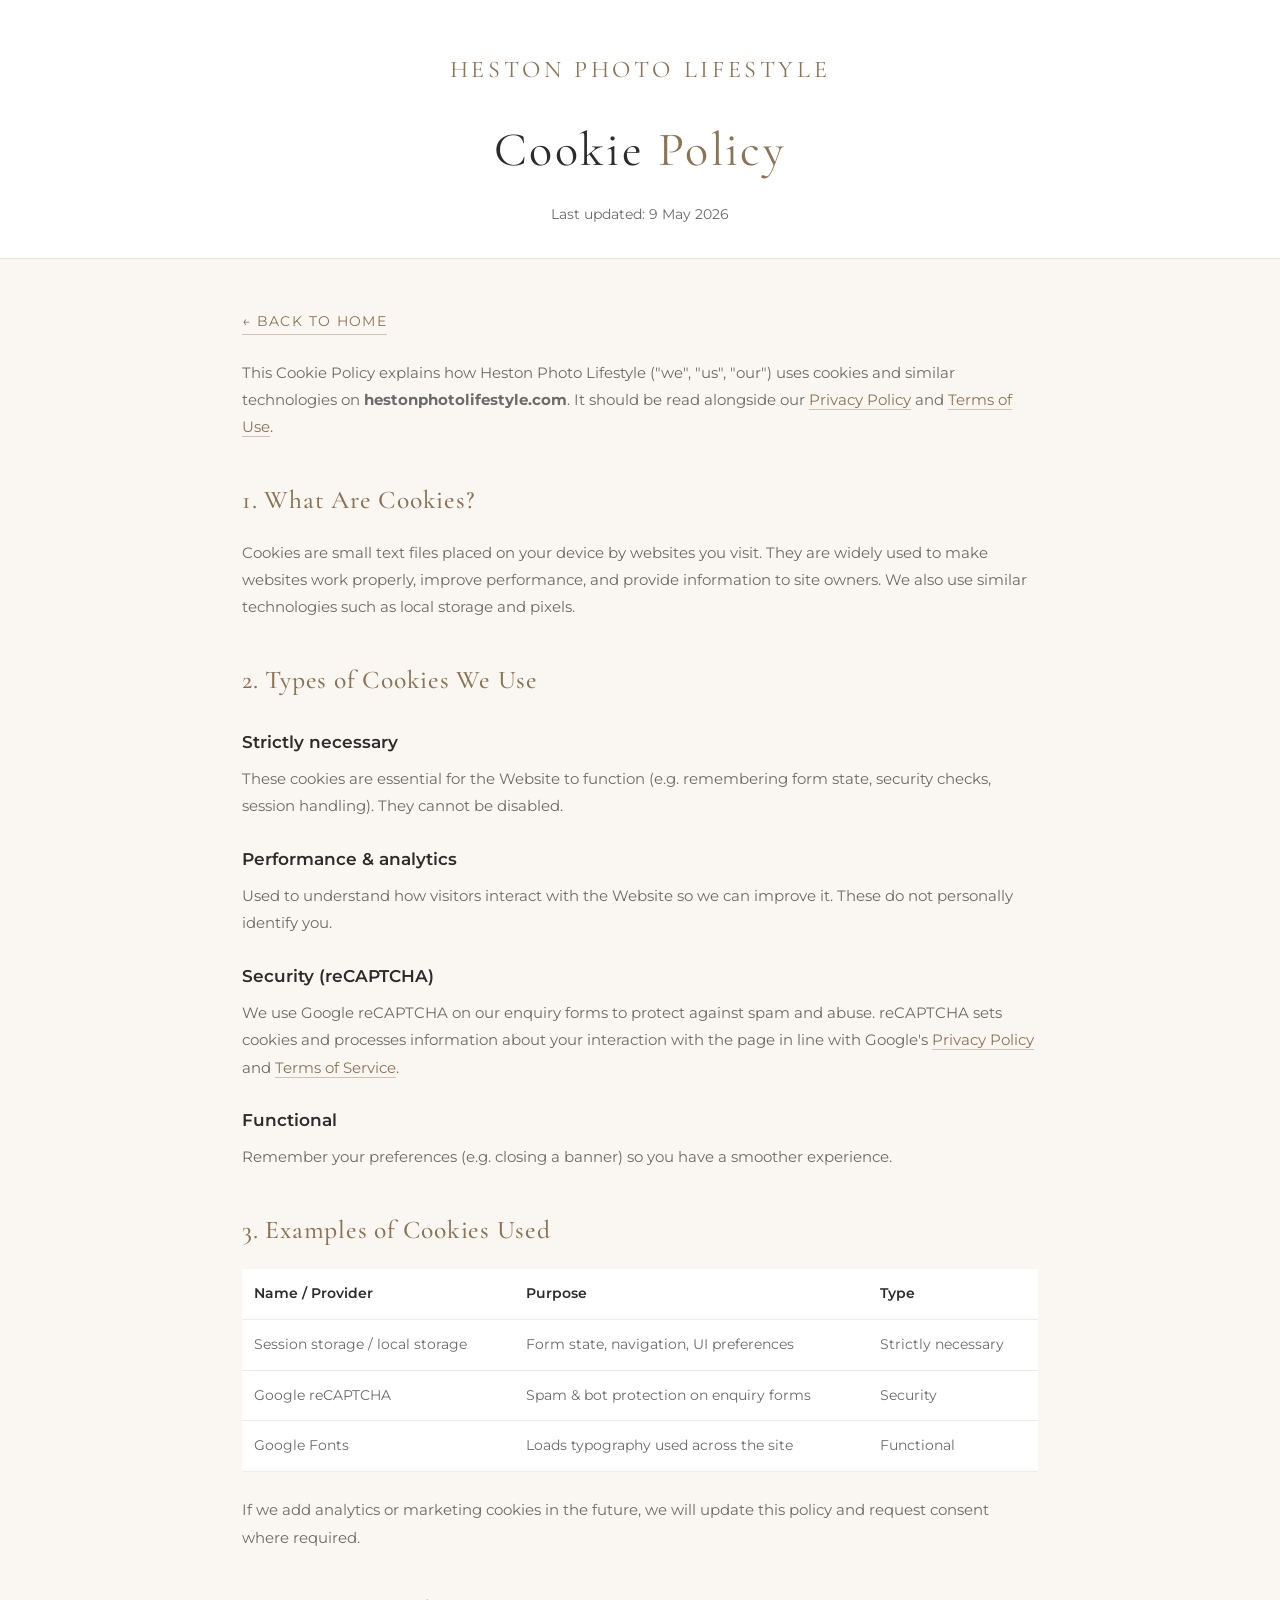
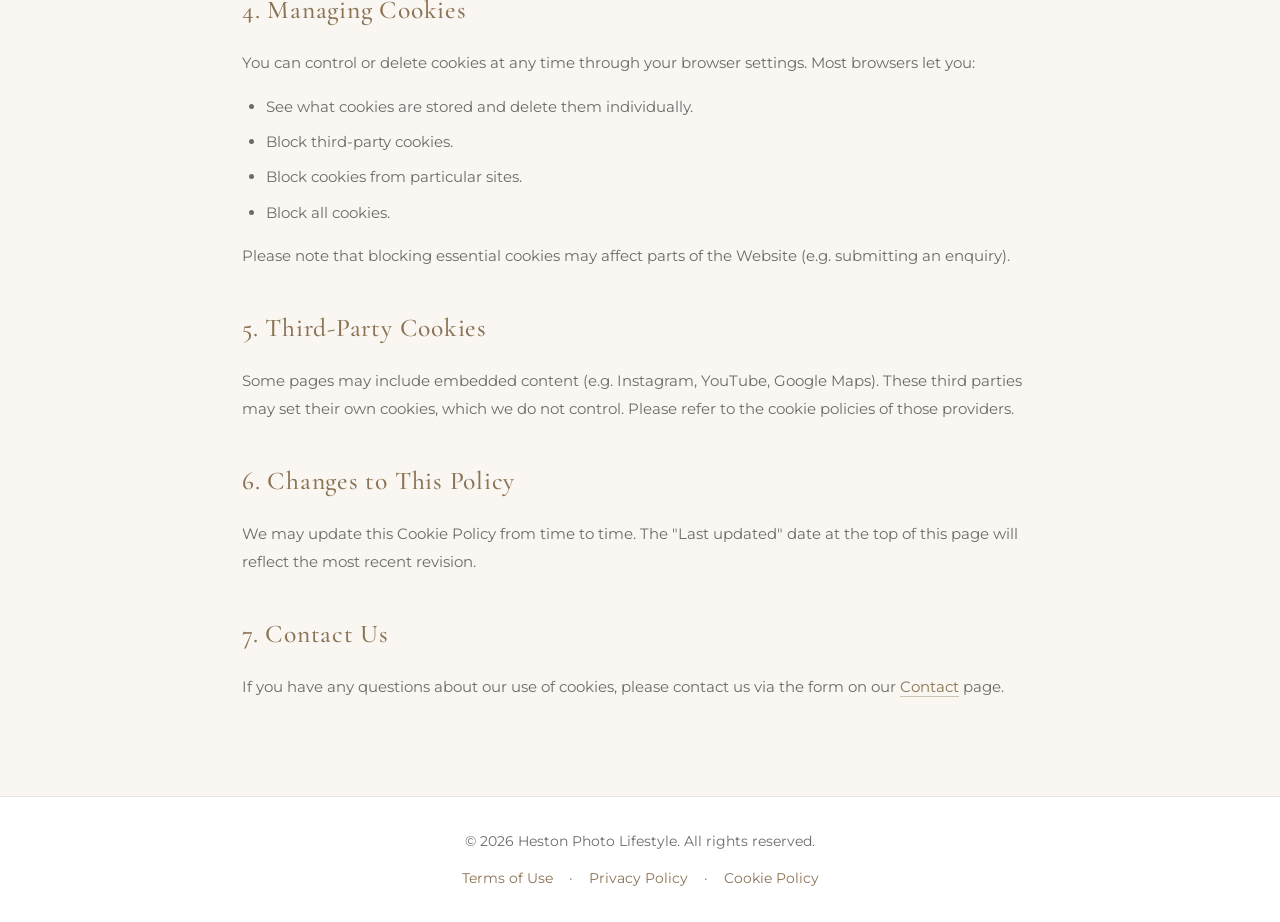
<file: cookies.html>
<!DOCTYPE html>
<html lang="en">
<head>
    <meta charset="UTF-8">
    <meta name="viewport" content="width=device-width, initial-scale=1.0">
    <title>Cookie Policy | Heston Photo Lifestyle</title>
    <meta name="description" content="Cookie Policy for Heston Photo Lifestyle — what cookies we use, why we use them, and how to manage them.">
    <meta name="robots" content="index, follow">
    <link rel="preconnect" href="https://fonts.googleapis.com">
    <link rel="preconnect" href="https://fonts.gstatic.com" crossorigin>
    <link href="https://fonts.googleapis.com/css2?family=Cormorant+Garamond:wght@300;400;500;600;700&family=Montserrat:wght@300;400;500;600&display=swap" rel="stylesheet">
    <style>
        * { margin:0; padding:0; box-sizing:border-box; }
        :root { --gold:#C9A87C; --gold-dark:#8B7355; --cream:#FAF7F2; --charcoal:#2C2C2C; --white:#FFFFFF; --text-dark:#1A1A1A; --text-light:#6B6B6B; }
        body { font-family:'Montserrat',sans-serif; background:var(--cream); color:var(--text-dark); line-height:1.8; font-size:16px; }
        .legal-header { padding:3rem 2rem 2rem; text-align:center; border-bottom:1px solid rgba(139,115,85,0.2); background:var(--white); }
        .legal-header a.brand { font-family:'Cormorant Garamond',serif; color:var(--gold-dark); text-decoration:none; font-size:1.5rem; letter-spacing:0.15em; text-transform:uppercase; }
        .legal-header h1 { font-family:'Cormorant Garamond',serif; color:var(--charcoal); font-size:clamp(2rem,4vw,3rem); font-weight:400; margin-top:1rem; letter-spacing:0.05em; }
        .legal-header h1 span { color:var(--gold-dark); }
        .legal-header .updated { margin-top:0.5rem; color:var(--text-light); font-size:0.85rem; }
        .legal-container { max-width:860px; margin:0 auto; padding:3rem 2rem 5rem; }
        .legal-container h2 { font-family:'Cormorant Garamond',serif; color:var(--gold-dark); font-size:1.6rem; font-weight:500; margin:2.25rem 0 1rem; letter-spacing:0.03em; }
        .legal-container h3 { color:var(--charcoal); font-size:1.05rem; font-weight:600; margin:1.5rem 0 0.5rem; }
        .legal-container p, .legal-container li { color:var(--text-light); font-size:0.95rem; margin-bottom:1rem; }
        .legal-container ul, .legal-container ol { padding-left:1.5rem; margin-bottom:1rem; }
        .legal-container li { margin-bottom:0.5rem; }
        .legal-container a { color:var(--gold-dark); text-decoration:none; border-bottom:1px solid rgba(139,115,85,0.4); }
        .legal-container a:hover { color:var(--charcoal); }
        .legal-footer { text-align:center; padding:2rem; border-top:1px solid rgba(139,115,85,0.2); color:var(--text-light); font-size:0.85rem; background:var(--white); }
        .legal-footer a { color:var(--gold-dark); text-decoration:none; margin:0 0.75rem; }
        .back-link { display:inline-block; margin-bottom:1.5rem; color:var(--gold-dark); text-decoration:none; font-size:0.85rem; letter-spacing:0.1em; text-transform:uppercase; }
        table.cookie-table { width:100%; border-collapse:collapse; margin:1rem 0 1.5rem; font-size:0.9rem; background:var(--white); }
        table.cookie-table th, table.cookie-table td { text-align:left; padding:0.75rem; border-bottom:1px solid rgba(139,115,85,0.15); color:var(--text-light); vertical-align:top; }
        table.cookie-table th { color:var(--charcoal); font-weight:600; }
    </style>
</head>
<body>
    <header class="legal-header">
        <a href="/" class="brand">Heston Photo <span style="color:var(--gold-dark);">Lifestyle</span></a>
        <h1>Cookie <span>Policy</span></h1>
        <p class="updated">Last updated: 9 May 2026</p>
    </header>

    <main class="legal-container">
        <a href="/" class="back-link">← Back to Home</a>

        <p>This Cookie Policy explains how Heston Photo Lifestyle ("we", "us", "our") uses cookies and similar technologies on <strong>hestonphotolifestyle.com</strong>. It should be read alongside our <a href="/privacy.html">Privacy Policy</a> and <a href="/terms.html">Terms of Use</a>.</p>

        <h2>1. What Are Cookies?</h2>
        <p>Cookies are small text files placed on your device by websites you visit. They are widely used to make websites work properly, improve performance, and provide information to site owners. We also use similar technologies such as local storage and pixels.</p>

        <h2>2. Types of Cookies We Use</h2>
        <h3>Strictly necessary</h3>
        <p>These cookies are essential for the Website to function (e.g. remembering form state, security checks, session handling). They cannot be disabled.</p>
        <h3>Performance & analytics</h3>
        <p>Used to understand how visitors interact with the Website so we can improve it. These do not personally identify you.</p>
        <h3>Security (reCAPTCHA)</h3>
        <p>We use Google reCAPTCHA on our enquiry forms to protect against spam and abuse. reCAPTCHA sets cookies and processes information about your interaction with the page in line with Google's <a href="https://policies.google.com/privacy" target="_blank" rel="noopener">Privacy Policy</a> and <a href="https://policies.google.com/terms" target="_blank" rel="noopener">Terms of Service</a>.</p>
        <h3>Functional</h3>
        <p>Remember your preferences (e.g. closing a banner) so you have a smoother experience.</p>

        <h2>3. Examples of Cookies Used</h2>
        <table class="cookie-table">
            <thead>
                <tr><th>Name / Provider</th><th>Purpose</th><th>Type</th></tr>
            </thead>
            <tbody>
                <tr><td>Session storage / local storage</td><td>Form state, navigation, UI preferences</td><td>Strictly necessary</td></tr>
                <tr><td>Google reCAPTCHA</td><td>Spam &amp; bot protection on enquiry forms</td><td>Security</td></tr>
                <tr><td>Google Fonts</td><td>Loads typography used across the site</td><td>Functional</td></tr>
            </tbody>
        </table>
        <p>If we add analytics or marketing cookies in the future, we will update this policy and request consent where required.</p>

        <h2>4. Managing Cookies</h2>
        <p>You can control or delete cookies at any time through your browser settings. Most browsers let you:</p>
        <ul>
            <li>See what cookies are stored and delete them individually.</li>
            <li>Block third-party cookies.</li>
            <li>Block cookies from particular sites.</li>
            <li>Block all cookies.</li>
        </ul>
        <p>Please note that blocking essential cookies may affect parts of the Website (e.g. submitting an enquiry).</p>

        <h2>5. Third-Party Cookies</h2>
        <p>Some pages may include embedded content (e.g. Instagram, YouTube, Google Maps). These third parties may set their own cookies, which we do not control. Please refer to the cookie policies of those providers.</p>

        <h2>6. Changes to This Policy</h2>
        <p>We may update this Cookie Policy from time to time. The "Last updated" date at the top of this page will reflect the most recent revision.</p>

        <h2>7. Contact Us</h2>
        <p>If you have any questions about our use of cookies, please contact us via the form on our <a href="/#contact">Contact</a> page.</p>
    </main>

    <footer class="legal-footer">
        <p>© 2026 Heston Photo Lifestyle. All rights reserved.</p>
        <p style="margin-top:0.75rem;">
            <a href="/terms.html">Terms of Use</a> ·
            <a href="/privacy.html">Privacy Policy</a> ·
            <a href="/cookies.html">Cookie Policy</a>
        </p>
    </footer>
</body>
</html>
</file>
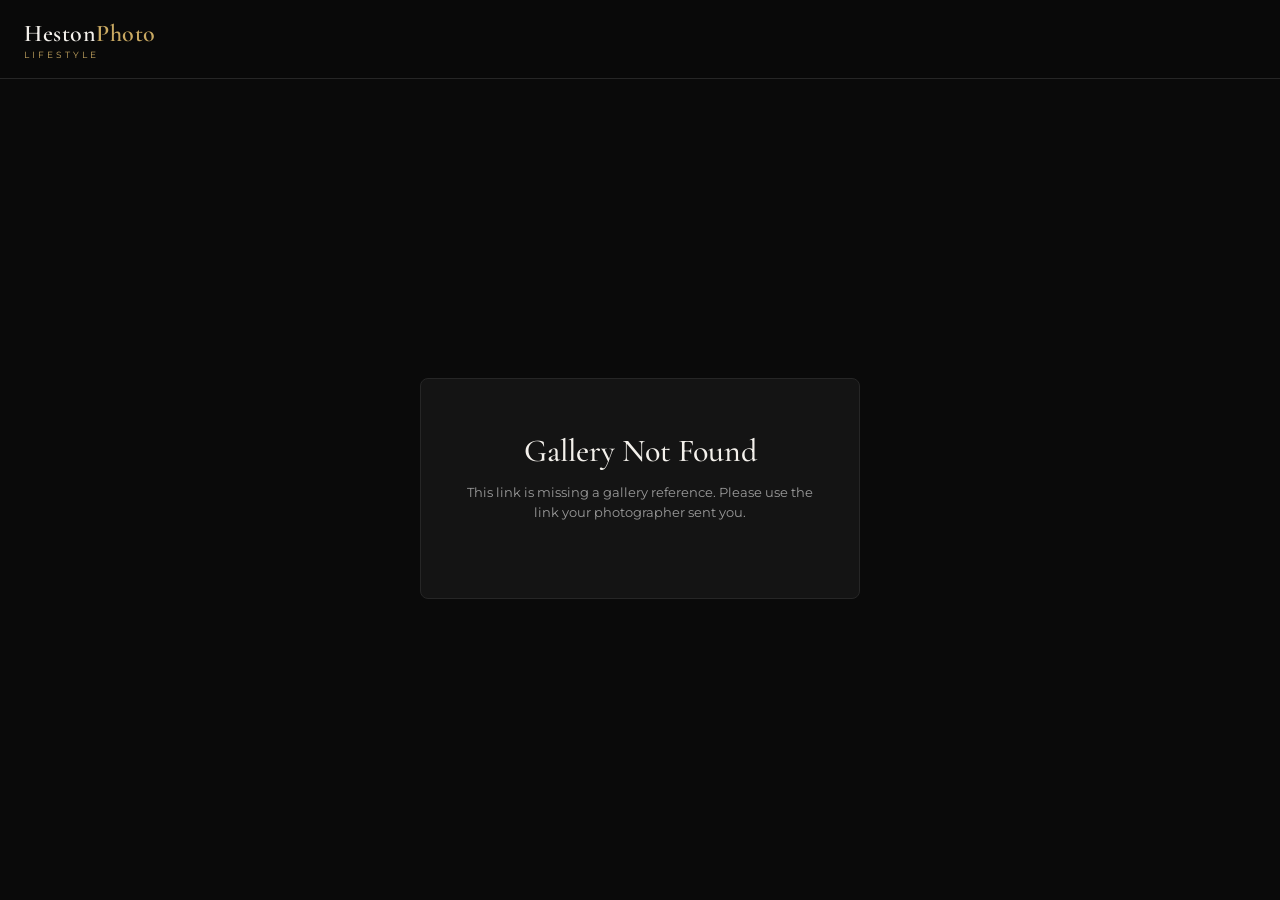
<file: event.html>
<!DOCTYPE html>
<html lang="en">
<head>
    <meta charset="UTF-8">
    <meta name="viewport" content="width=device-width, initial-scale=1.0">
    <meta name="robots" content="noindex, nofollow">
    <title>Private Gallery — Heston Photo Lifestyle</title>
    <link rel="icon" type="image/x-icon" href="favicon.ico">
    <link rel="preconnect" href="https://fonts.googleapis.com">
    <link rel="preconnect" href="https://fonts.gstatic.com" crossorigin>
    <link href="https://fonts.googleapis.com/css2?family=Cormorant+Garamond:wght@400;500;600;700&family=Montserrat:wght@300;400;500;600&display=swap" rel="stylesheet">
    <style>
        :root{
            --bg:#0a0a0a; --panel:#141414; --line:#262626; --text:#f4f1ec;
            --muted:#9b9b9b; --accent:#C9A962; --accent-2:#b8985a;
            --serif:'Cormorant Garamond', serif; --sans:'Montserrat', sans-serif;
        }
        *{box-sizing:border-box;margin:0;padding:0}
        html,body{background:var(--bg);color:var(--text);font-family:var(--sans);min-height:100vh;line-height:1.5;-webkit-font-smoothing:antialiased}
        a{color:inherit;text-decoration:none}
        .container{max-width:1400px;margin:0 auto;padding:0 24px}

        /* Top bar */
        .topbar{
            position:sticky;top:0;z-index:50;background:rgba(10,10,10,.92);
            backdrop-filter:blur(10px);border-bottom:1px solid var(--line);
        }
        .topbar-inner{display:flex;align-items:center;justify-content:space-between;padding:16px 24px;max-width:1400px;margin:0 auto}
        .brand{display:flex;align-items:center;gap:10px}
        .brand h1{font-family:var(--serif);font-size:24px;font-weight:600;letter-spacing:.5px}
        .brand span{color:var(--accent)}
        .brand small{display:block;font-family:var(--sans);font-size:9px;letter-spacing:3px;color:var(--accent);text-transform:uppercase;margin-top:-4px}
        .top-actions a, .top-actions button{
            background:transparent;border:1px solid var(--line);color:var(--muted);
            padding:8px 14px;border-radius:4px;font-size:12px;letter-spacing:1px;
            text-transform:uppercase;cursor:pointer;font-family:var(--sans);transition:all .25s
        }
        .top-actions a:hover, .top-actions button:hover{color:var(--accent);border-color:var(--accent)}

        /* Login */
        .login-wrap{
            min-height:calc(100vh - 80px);display:flex;align-items:center;justify-content:center;padding:40px 20px
        }
        .login-card{
            width:100%;max-width:440px;background:var(--panel);border:1px solid var(--line);
            border-radius:8px;padding:48px 40px;text-align:center
        }
        .login-card .lock{font-size:32px;color:var(--accent);margin-bottom:16px}
        .login-card h2{font-family:var(--serif);font-size:32px;font-weight:500;margin-bottom:8px}
        .login-card p{color:var(--muted);font-size:13px;margin-bottom:28px}
        .login-card label{display:block;text-align:left;font-size:11px;letter-spacing:1.5px;color:var(--muted);text-transform:uppercase;margin-bottom:6px}
        .login-card input{
            width:100%;background:#0a0a0a;border:1px solid var(--line);color:var(--text);
            padding:14px 16px;border-radius:4px;font-size:15px;font-family:var(--sans);
            transition:border-color .2s;margin-bottom:18px
        }
        .login-card input:focus{outline:none;border-color:var(--accent)}
        .login-card button{
            width:100%;background:var(--accent);color:#0a0a0a;border:none;
            padding:14px;border-radius:4px;font-size:13px;letter-spacing:2px;
            text-transform:uppercase;font-weight:600;cursor:pointer;transition:background .2s;font-family:var(--sans)
        }
        .login-card button:hover{background:var(--accent-2)}
        .login-card button:disabled{opacity:.6;cursor:not-allowed}
        .hint{color:var(--muted);font-size:12px;margin-top:18px;font-style:italic}
        .err{color:#ef4444;font-size:13px;margin-top:14px;min-height:18px}

        /* Gallery */
        .gallery-hero{padding:48px 24px 24px;text-align:center;border-bottom:1px solid var(--line)}
        .gallery-hero .eyebrow{color:var(--accent);font-size:11px;letter-spacing:3px;text-transform:uppercase;margin-bottom:12px}
        .gallery-hero h1{font-family:var(--serif);font-size:48px;font-weight:500;line-height:1.1;margin-bottom:8px}
        .gallery-hero .meta{color:var(--muted);font-size:13px;letter-spacing:1px}
        .gallery-hero .meta span{margin:0 12px}
        .gallery-hero .desc{max-width:680px;margin:18px auto 0;color:#cfcfcf;font-family:var(--serif);font-size:18px;font-style:italic;line-height:1.5}

        .gallery-toolbar{
            display:flex;justify-content:space-between;align-items:center;
            padding:18px 24px;max-width:1400px;margin:0 auto;flex-wrap:wrap;gap:12px;font-size:12px;color:var(--muted)
        }
        .gallery-grid{
            display:grid;grid-template-columns:repeat(auto-fill,minmax(280px,1fr));
            gap:6px;padding:0 6px 80px
        }
        .img-card{position:relative;overflow:hidden;background:#1a1a1a;cursor:pointer;aspect-ratio:4/3}
        .img-card img{width:100%;height:100%;object-fit:cover;display:block;transition:transform .5s}
        .img-card:hover img{transform:scale(1.04)}
        .img-card .dl{
            position:absolute;top:8px;right:8px;background:rgba(0,0,0,.7);color:#fff;border:none;
            width:34px;height:34px;border-radius:50%;font-size:14px;cursor:pointer;opacity:0;transition:opacity .25s;
            display:flex;align-items:center;justify-content:center
        }
        .img-card:hover .dl{opacity:1}
        .img-card .dl:hover{background:var(--accent);color:#0a0a0a}

        /* Lightbox */
        .lightbox{
            position:fixed;inset:0;background:rgba(0,0,0,.96);z-index:200;display:none;
            align-items:center;justify-content:center;padding:24px
        }
        .lightbox.active{display:flex}
        .lightbox img{max-width:95vw;max-height:88vh;object-fit:contain}
        .lb-close{position:absolute;top:20px;right:24px;background:transparent;border:none;color:#fff;font-size:36px;cursor:pointer;line-height:1}
        .lb-prev,.lb-next{
            position:absolute;top:50%;transform:translateY(-50%);background:rgba(0,0,0,.4);border:1px solid rgba(255,255,255,.2);
            color:#fff;width:48px;height:48px;border-radius:50%;font-size:22px;cursor:pointer
        }
        .lb-prev{left:20px}.lb-next{right:20px}
        .lb-prev:hover,.lb-next:hover{background:var(--accent);color:#0a0a0a;border-color:var(--accent)}
        .lb-info{position:absolute;bottom:18px;left:50%;transform:translateX(-50%);color:#bbb;font-size:13px;letter-spacing:1px}
        .lb-dl{
            position:absolute;bottom:60px;left:50%;transform:translateX(-50%);
            background:var(--accent);color:#0a0a0a;border:none;padding:10px 22px;border-radius:4px;
            font-size:12px;letter-spacing:1.5px;text-transform:uppercase;font-weight:600;cursor:pointer
        }

        .empty{padding:80px 24px;text-align:center;color:var(--muted)}
        .toast{
            position:fixed;bottom:24px;left:50%;transform:translateX(-50%);
            background:var(--panel);border:1px solid var(--accent);color:var(--text);
            padding:12px 22px;border-radius:4px;z-index:300;display:none;font-size:13px
        }
        .toast.error{border-color:#ef4444}
        .hidden{display:none !important}

        @media (max-width:640px){
            .gallery-hero h1{font-size:32px}
            .login-card{padding:32px 24px}
        }
    </style>
</head>
<body>
    <div class="topbar">
        <div class="topbar-inner">
            <a href="/lifestyle/" class="brand">
                <div>
                    <h1>Heston<span>Photo</span></h1>
                    <small>Lifestyle</small>
                </div>
            </a>
            <div class="top-actions">
                <button id="logoutBtn" class="hidden">Sign Out</button>
            </div>
        </div>
    </div>

    <!-- Login view -->
    <div id="loginView" class="login-wrap">
        <div class="login-card">
            <div class="lock">🔒</div>
            <h2>Private Gallery</h2>
            <p>Enter the passcode provided to view your gallery.</p>
            <form id="loginForm">
                <label for="passcodeInput">Passcode</label>
                <input type="password" id="passcodeInput" autocomplete="off" required>
                <button type="submit" id="loginBtn">Unlock Gallery</button>
                <div class="hint" id="hintLine"></div>
                <div class="err" id="loginErr"></div>
            </form>
        </div>
    </div>

    <!-- Gallery view -->
    <div id="galleryView" class="hidden">
        <div class="gallery-hero">
            <div class="eyebrow" id="gMeta1"></div>
            <h1 id="gTitle">—</h1>
            <div class="meta">
                <span id="gDate"></span>
                <span id="gLoc"></span>
            </div>
            <p class="desc" id="gDesc"></p>
        </div>
        <div class="gallery-toolbar">
            <div id="gCount">0 images</div>
            <div>Click an image to view full size</div>
        </div>
        <div class="gallery-grid" id="gGrid"></div>
        <div class="empty hidden" id="gEmpty">No images uploaded yet.</div>
    </div>

    <!-- Lightbox -->
    <div class="lightbox" id="lightbox">
        <button class="lb-close" onclick="closeLightbox()">×</button>
        <button class="lb-prev" onclick="lbStep(-1)">‹</button>
        <button class="lb-next" onclick="lbStep(1)">›</button>
        <img id="lbImg" alt="">
        <button class="lb-dl" id="lbDl">Download</button>
        <div class="lb-info" id="lbInfo"></div>
    </div>

    <div class="toast" id="toast"></div>

    <script>
        const API_BASE = (() => {
            const host = window.location.hostname;
            if (host === 'localhost' || host === '127.0.0.1') return 'http://localhost:3000/api';
            return 'https://hestonadminapi.edastra.in/api';
        })();

        const params = new URLSearchParams(window.location.search);
        const slug = (params.get('slug') || '').toLowerCase().trim();
        const tokenKey = `lf-event-token::${slug}`;

        const $ = id => document.getElementById(id);
        let currentImages = [];
        let lbIndex = 0;

        function showToast(msg, type) {
            const t = $('toast');
            t.textContent = msg;
            t.className = 'toast' + (type === 'error' ? ' error' : '');
            t.style.display = 'block';
            setTimeout(() => t.style.display = 'none', 3000);
        }

        if (!slug) {
            $('loginView').innerHTML = '<div class="login-card"><h2>Gallery Not Found</h2><p>This link is missing a gallery reference. Please use the link your photographer sent you.</p></div>';
        } else {
            const existing = localStorage.getItem(tokenKey);
            if (existing) {
                loadGallery(existing).catch(() => {
                    localStorage.removeItem(tokenKey);
                    showLogin();
                });
            } else {
                showLogin();
            }
        }

        function showLogin() {
            $('loginView').classList.remove('hidden');
            $('galleryView').classList.add('hidden');
            $('logoutBtn').classList.add('hidden');
            $('passcodeInput').focus();
        }

        $('loginForm').addEventListener('submit', async (e) => {
            e.preventDefault();
            const btn = $('loginBtn');
            const err = $('loginErr');
            err.textContent = '';
            btn.disabled = true; btn.textContent = 'Verifying…';
            try {
                const res = await fetch(`${API_BASE}/lifestyle/events/login`, {
                    method: 'POST',
                    headers: {'Content-Type':'application/json'},
                    body: JSON.stringify({ slug, passcode: $('passcodeInput').value })
                });
                const data = await res.json();
                if (!res.ok || !data.success) throw new Error(data.error || 'Failed');
                localStorage.setItem(tokenKey, data.data.token);
                await loadGallery(data.data.token);
            } catch (e2) {
                err.textContent = e2.message || 'Incorrect passcode';
                btn.disabled = false; btn.textContent = 'Unlock Gallery';
            }
        });

        $('logoutBtn').addEventListener('click', () => {
            localStorage.removeItem(tokenKey);
            window.location.reload();
        });

        async function loadGallery(token) {
            const res = await fetch(`${API_BASE}/lifestyle/events/${encodeURIComponent(slug)}`, {
                headers: { 'Authorization': `Bearer ${token}` }
            });
            const data = await res.json();
            if (!res.ok || !data.success) throw new Error(data.error || 'Failed');

            const evt = data.data;
            $('loginView').classList.add('hidden');
            $('galleryView').classList.remove('hidden');
            $('logoutBtn').classList.remove('hidden');

            $('gMeta1').textContent = evt.clientName || 'Private Gallery';
            $('gTitle').textContent = evt.title || '';
            $('gDate').textContent = evt.eventDate ? new Date(evt.eventDate).toLocaleDateString('en-GB', { year:'numeric', month:'long', day:'numeric' }) : '';
            $('gLoc').textContent = evt.location ? '· ' + evt.location : '';
            $('gDesc').textContent = evt.description || '';

            currentImages = evt.images || [];
            $('gCount').textContent = `${currentImages.length} image${currentImages.length === 1 ? '' : 's'}`;
            const grid = $('gGrid');

            if (!currentImages.length) {
                grid.innerHTML = '';
                $('gEmpty').classList.remove('hidden');
                return;
            }
            $('gEmpty').classList.add('hidden');
            grid.innerHTML = currentImages.map((img, i) => `
                <div class="img-card" onclick="openLightbox(${i})">
                    <img src="${img.imageUrl}" alt="${img.caption || ''}" loading="lazy">
                    ${img.downloadAllowed === false ? '' : `<button class="dl" onclick="event.stopPropagation();downloadImage('${img._id}')" title="Download">⬇</button>`}
                </div>
            `).join('');
        }

        function openLightbox(i) {
            lbIndex = i;
            renderLightbox();
            $('lightbox').classList.add('active');
        }
        function closeLightbox() { $('lightbox').classList.remove('active'); }
        function lbStep(d) {
            lbIndex = (lbIndex + d + currentImages.length) % currentImages.length;
            renderLightbox();
        }
        function renderLightbox() {
            const img = currentImages[lbIndex];
            $('lbImg').src = img.imageUrl;
            $('lbInfo').textContent = `${lbIndex+1} / ${currentImages.length}${img.caption ? ' · '+img.caption : ''}`;
            const dl = $('lbDl');
            if (img.downloadAllowed === false) dl.style.display = 'none';
            else { dl.style.display = ''; dl.onclick = () => downloadImage(img._id); }
        }
        document.addEventListener('keydown', (e) => {
            if (!$('lightbox').classList.contains('active')) return;
            if (e.key === 'Escape') closeLightbox();
            if (e.key === 'ArrowLeft') lbStep(-1);
            if (e.key === 'ArrowRight') lbStep(1);
        });

        async function downloadImage(imageId) {
            const token = localStorage.getItem(tokenKey);
            if (!token) return;
            try {
                const res = await fetch(`${API_BASE}/lifestyle/events/${encodeURIComponent(slug)}/images/${imageId}/download`, {
                    headers: { 'Authorization': `Bearer ${token}` }
                });
                const data = await res.json();
                if (!res.ok || !data.success) throw new Error(data.error || 'Failed');
                window.open(data.data.url, '_blank');
            } catch (e) {
                showToast(e.message || 'Download failed', 'error');
            }
        }
    </script>
</body>
</html>
</file>
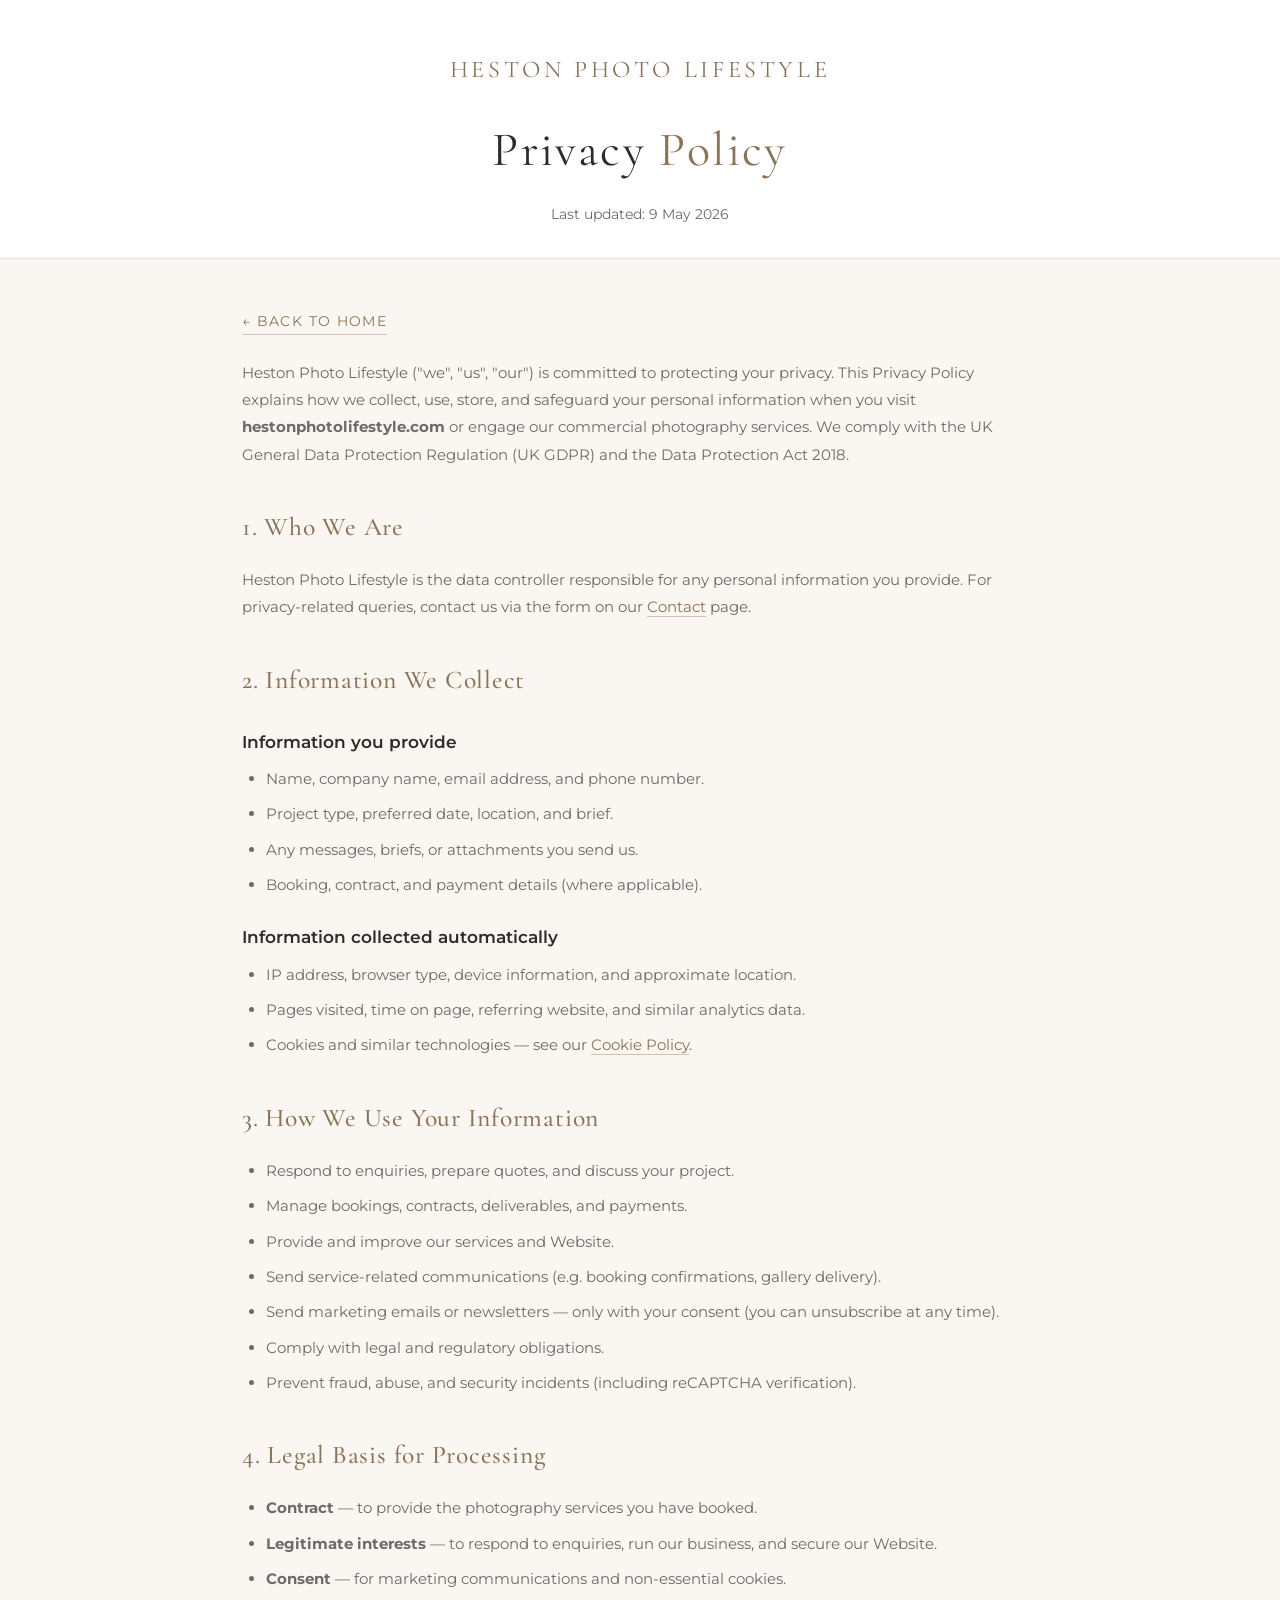
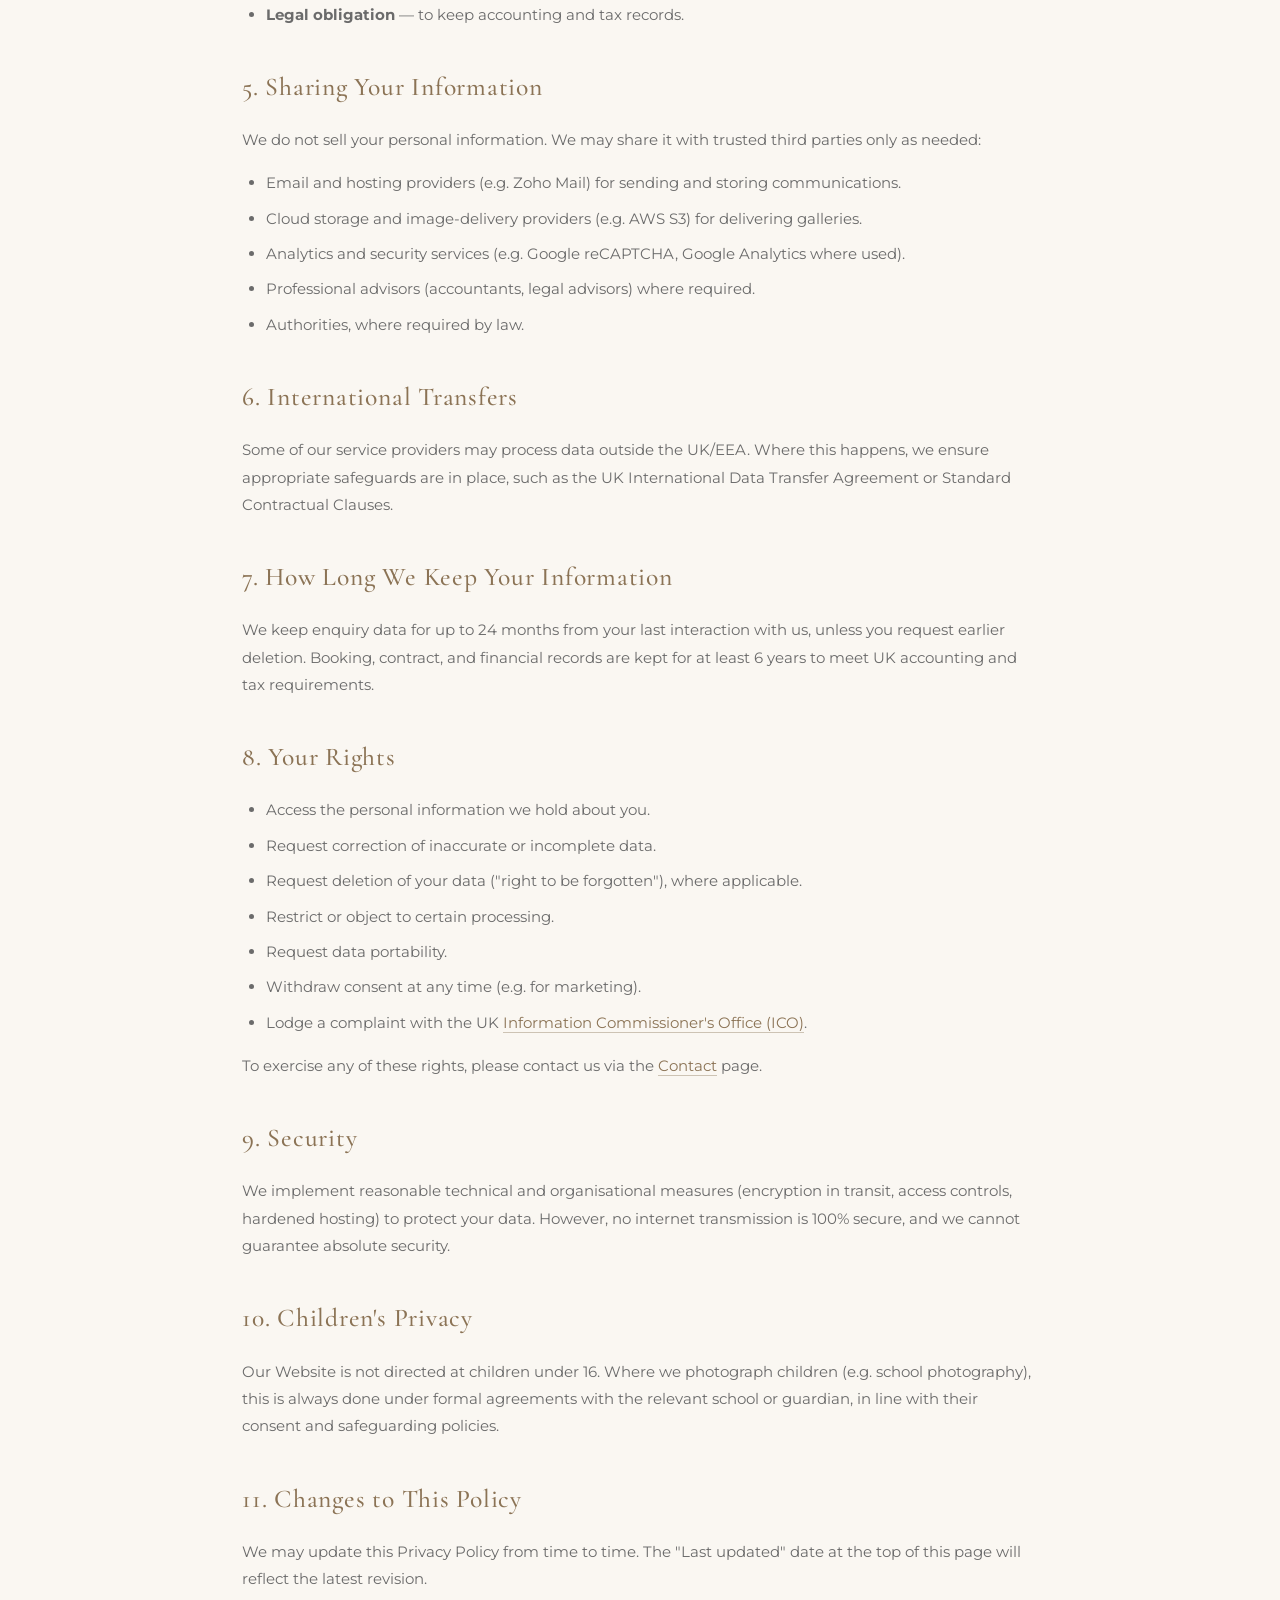
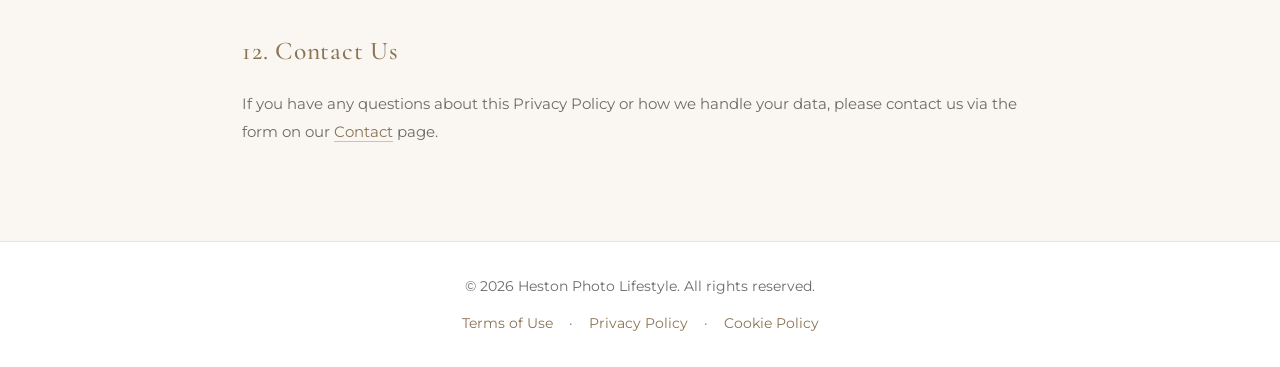
<file: privacy.html>
<!DOCTYPE html>
<html lang="en">
<head>
    <meta charset="UTF-8">
    <meta name="viewport" content="width=device-width, initial-scale=1.0">
    <title>Privacy Policy | Heston Photo Lifestyle</title>
    <meta name="description" content="Privacy Policy for Heston Photo Lifestyle — how we collect, use, and protect your personal information in line with UK GDPR.">
    <meta name="robots" content="index, follow">
    <link rel="preconnect" href="https://fonts.googleapis.com">
    <link rel="preconnect" href="https://fonts.gstatic.com" crossorigin>
    <link href="https://fonts.googleapis.com/css2?family=Cormorant+Garamond:wght@300;400;500;600;700&family=Montserrat:wght@300;400;500;600&display=swap" rel="stylesheet">
    <style>
        * { margin:0; padding:0; box-sizing:border-box; }
        :root { --gold:#C9A87C; --gold-dark:#8B7355; --cream:#FAF7F2; --charcoal:#2C2C2C; --white:#FFFFFF; --text-dark:#1A1A1A; --text-light:#6B6B6B; }
        body { font-family:'Montserrat',sans-serif; background:var(--cream); color:var(--text-dark); line-height:1.8; font-size:16px; }
        .legal-header { padding:3rem 2rem 2rem; text-align:center; border-bottom:1px solid rgba(139,115,85,0.2); background:var(--white); }
        .legal-header a.brand { font-family:'Cormorant Garamond',serif; color:var(--gold-dark); text-decoration:none; font-size:1.5rem; letter-spacing:0.15em; text-transform:uppercase; }
        .legal-header h1 { font-family:'Cormorant Garamond',serif; color:var(--charcoal); font-size:clamp(2rem,4vw,3rem); font-weight:400; margin-top:1rem; letter-spacing:0.05em; }
        .legal-header h1 span { color:var(--gold-dark); }
        .legal-header .updated { margin-top:0.5rem; color:var(--text-light); font-size:0.85rem; }
        .legal-container { max-width:860px; margin:0 auto; padding:3rem 2rem 5rem; }
        .legal-container h2 { font-family:'Cormorant Garamond',serif; color:var(--gold-dark); font-size:1.6rem; font-weight:500; margin:2.25rem 0 1rem; letter-spacing:0.03em; }
        .legal-container h3 { color:var(--charcoal); font-size:1.05rem; font-weight:600; margin:1.5rem 0 0.5rem; }
        .legal-container p, .legal-container li { color:var(--text-light); font-size:0.95rem; margin-bottom:1rem; }
        .legal-container ul, .legal-container ol { padding-left:1.5rem; margin-bottom:1rem; }
        .legal-container li { margin-bottom:0.5rem; }
        .legal-container a { color:var(--gold-dark); text-decoration:none; border-bottom:1px solid rgba(139,115,85,0.4); }
        .legal-container a:hover { color:var(--charcoal); }
        .legal-footer { text-align:center; padding:2rem; border-top:1px solid rgba(139,115,85,0.2); color:var(--text-light); font-size:0.85rem; background:var(--white); }
        .legal-footer a { color:var(--gold-dark); text-decoration:none; margin:0 0.75rem; }
        .back-link { display:inline-block; margin-bottom:1.5rem; color:var(--gold-dark); text-decoration:none; font-size:0.85rem; letter-spacing:0.1em; text-transform:uppercase; }
    </style>
</head>
<body>
    <header class="legal-header">
        <a href="/" class="brand">Heston Photo <span style="color:var(--gold-dark);">Lifestyle</span></a>
        <h1>Privacy <span>Policy</span></h1>
        <p class="updated">Last updated: 9 May 2026</p>
    </header>

    <main class="legal-container">
        <a href="/" class="back-link">← Back to Home</a>

        <p>Heston Photo Lifestyle ("we", "us", "our") is committed to protecting your privacy. This Privacy Policy explains how we collect, use, store, and safeguard your personal information when you visit <strong>hestonphotolifestyle.com</strong> or engage our commercial photography services. We comply with the UK General Data Protection Regulation (UK GDPR) and the Data Protection Act 2018.</p>

        <h2>1. Who We Are</h2>
        <p>Heston Photo Lifestyle is the data controller responsible for any personal information you provide. For privacy-related queries, contact us via the form on our <a href="/#contact">Contact</a> page.</p>

        <h2>2. Information We Collect</h2>
        <h3>Information you provide</h3>
        <ul>
            <li>Name, company name, email address, and phone number.</li>
            <li>Project type, preferred date, location, and brief.</li>
            <li>Any messages, briefs, or attachments you send us.</li>
            <li>Booking, contract, and payment details (where applicable).</li>
        </ul>
        <h3>Information collected automatically</h3>
        <ul>
            <li>IP address, browser type, device information, and approximate location.</li>
            <li>Pages visited, time on page, referring website, and similar analytics data.</li>
            <li>Cookies and similar technologies — see our <a href="/cookies.html">Cookie Policy</a>.</li>
        </ul>

        <h2>3. How We Use Your Information</h2>
        <ul>
            <li>Respond to enquiries, prepare quotes, and discuss your project.</li>
            <li>Manage bookings, contracts, deliverables, and payments.</li>
            <li>Provide and improve our services and Website.</li>
            <li>Send service-related communications (e.g. booking confirmations, gallery delivery).</li>
            <li>Send marketing emails or newsletters — only with your consent (you can unsubscribe at any time).</li>
            <li>Comply with legal and regulatory obligations.</li>
            <li>Prevent fraud, abuse, and security incidents (including reCAPTCHA verification).</li>
        </ul>

        <h2>4. Legal Basis for Processing</h2>
        <ul>
            <li><strong>Contract</strong> — to provide the photography services you have booked.</li>
            <li><strong>Legitimate interests</strong> — to respond to enquiries, run our business, and secure our Website.</li>
            <li><strong>Consent</strong> — for marketing communications and non-essential cookies.</li>
            <li><strong>Legal obligation</strong> — to keep accounting and tax records.</li>
        </ul>

        <h2>5. Sharing Your Information</h2>
        <p>We do not sell your personal information. We may share it with trusted third parties only as needed:</p>
        <ul>
            <li>Email and hosting providers (e.g. Zoho Mail) for sending and storing communications.</li>
            <li>Cloud storage and image-delivery providers (e.g. AWS S3) for delivering galleries.</li>
            <li>Analytics and security services (e.g. Google reCAPTCHA, Google Analytics where used).</li>
            <li>Professional advisors (accountants, legal advisors) where required.</li>
            <li>Authorities, where required by law.</li>
        </ul>

        <h2>6. International Transfers</h2>
        <p>Some of our service providers may process data outside the UK/EEA. Where this happens, we ensure appropriate safeguards are in place, such as the UK International Data Transfer Agreement or Standard Contractual Clauses.</p>

        <h2>7. How Long We Keep Your Information</h2>
        <p>We keep enquiry data for up to 24 months from your last interaction with us, unless you request earlier deletion. Booking, contract, and financial records are kept for at least 6 years to meet UK accounting and tax requirements.</p>

        <h2>8. Your Rights</h2>
        <ul>
            <li>Access the personal information we hold about you.</li>
            <li>Request correction of inaccurate or incomplete data.</li>
            <li>Request deletion of your data ("right to be forgotten"), where applicable.</li>
            <li>Restrict or object to certain processing.</li>
            <li>Request data portability.</li>
            <li>Withdraw consent at any time (e.g. for marketing).</li>
            <li>Lodge a complaint with the UK <a href="https://ico.org.uk" target="_blank" rel="noopener">Information Commissioner's Office (ICO)</a>.</li>
        </ul>
        <p>To exercise any of these rights, please contact us via the <a href="/#contact">Contact</a> page.</p>

        <h2>9. Security</h2>
        <p>We implement reasonable technical and organisational measures (encryption in transit, access controls, hardened hosting) to protect your data. However, no internet transmission is 100% secure, and we cannot guarantee absolute security.</p>

        <h2>10. Children's Privacy</h2>
        <p>Our Website is not directed at children under 16. Where we photograph children (e.g. school photography), this is always done under formal agreements with the relevant school or guardian, in line with their consent and safeguarding policies.</p>

        <h2>11. Changes to This Policy</h2>
        <p>We may update this Privacy Policy from time to time. The "Last updated" date at the top of this page will reflect the latest revision.</p>

        <h2>12. Contact Us</h2>
        <p>If you have any questions about this Privacy Policy or how we handle your data, please contact us via the form on our <a href="/#contact">Contact</a> page.</p>
    </main>

    <footer class="legal-footer">
        <p>© 2026 Heston Photo Lifestyle. All rights reserved.</p>
        <p style="margin-top:0.75rem;">
            <a href="/terms.html">Terms of Use</a> ·
            <a href="/privacy.html">Privacy Policy</a> ·
            <a href="/cookies.html">Cookie Policy</a>
        </p>
    </footer>
</body>
</html>
</file>
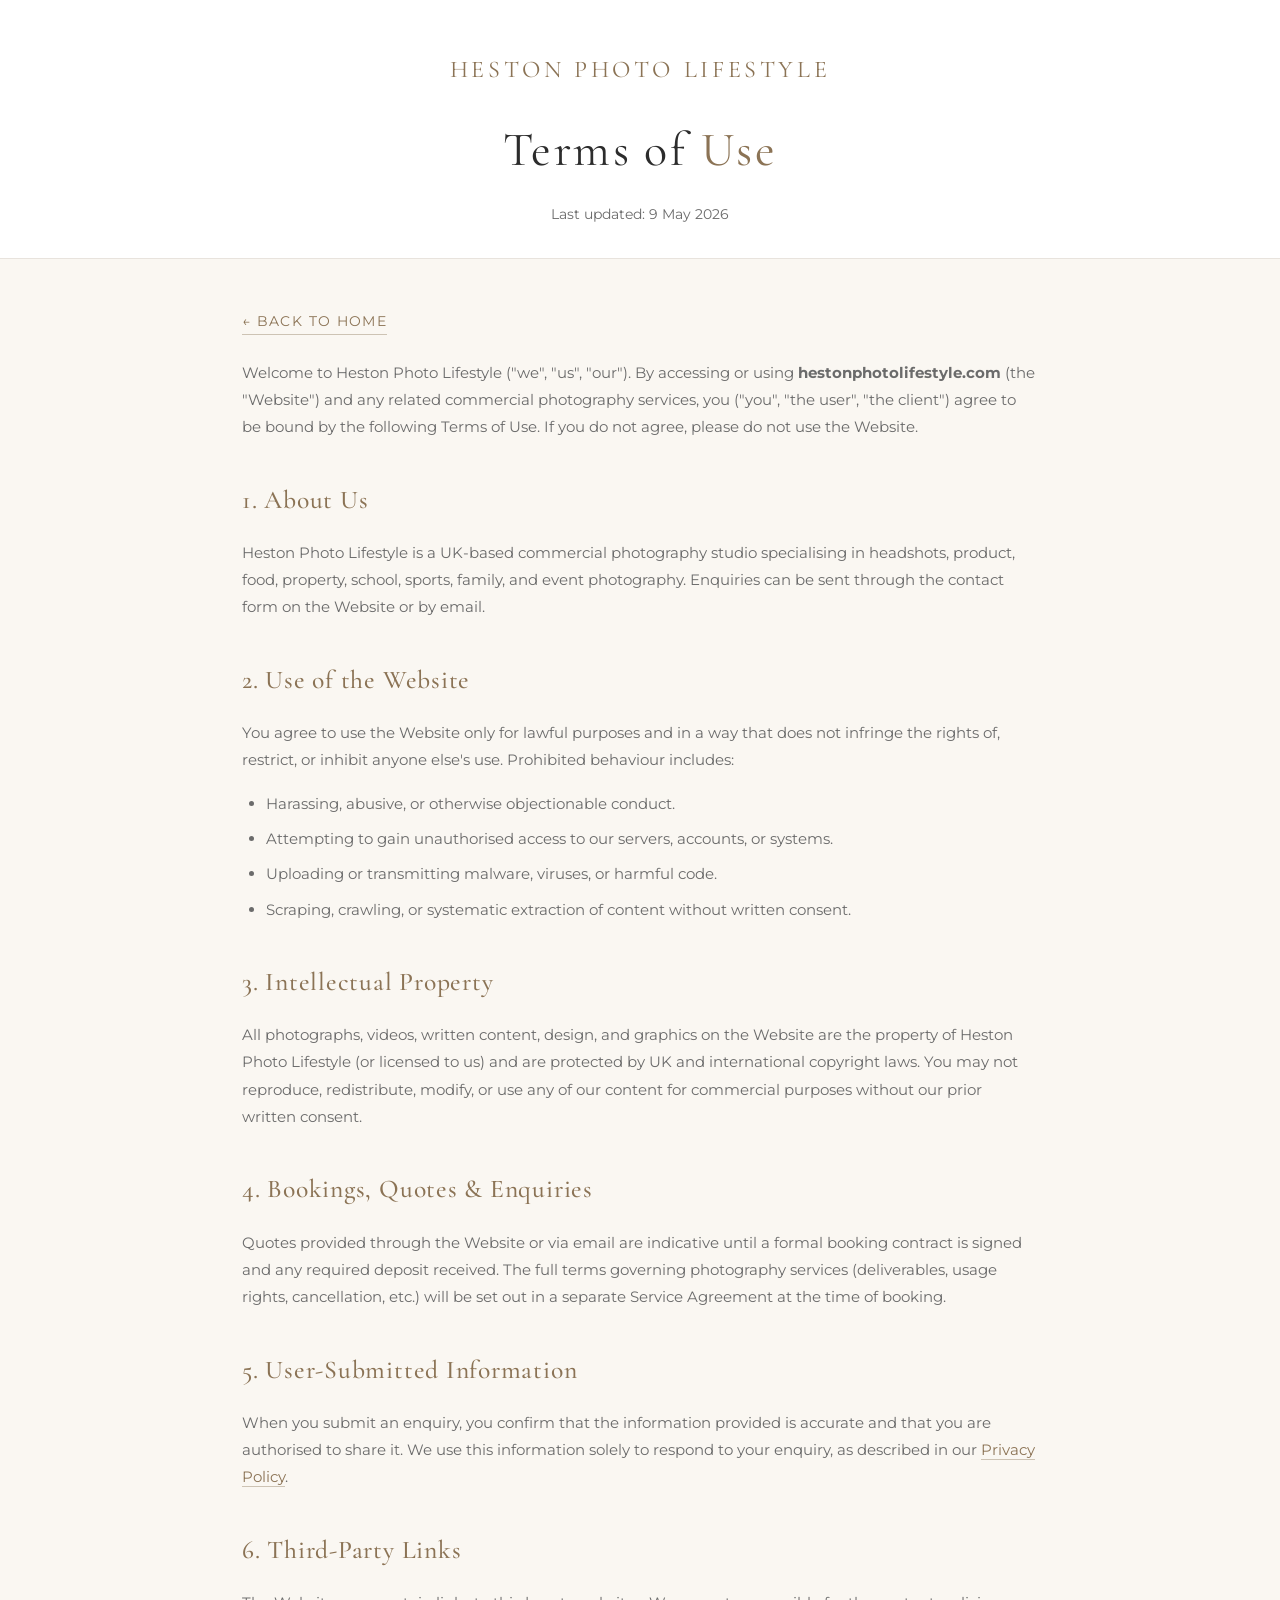
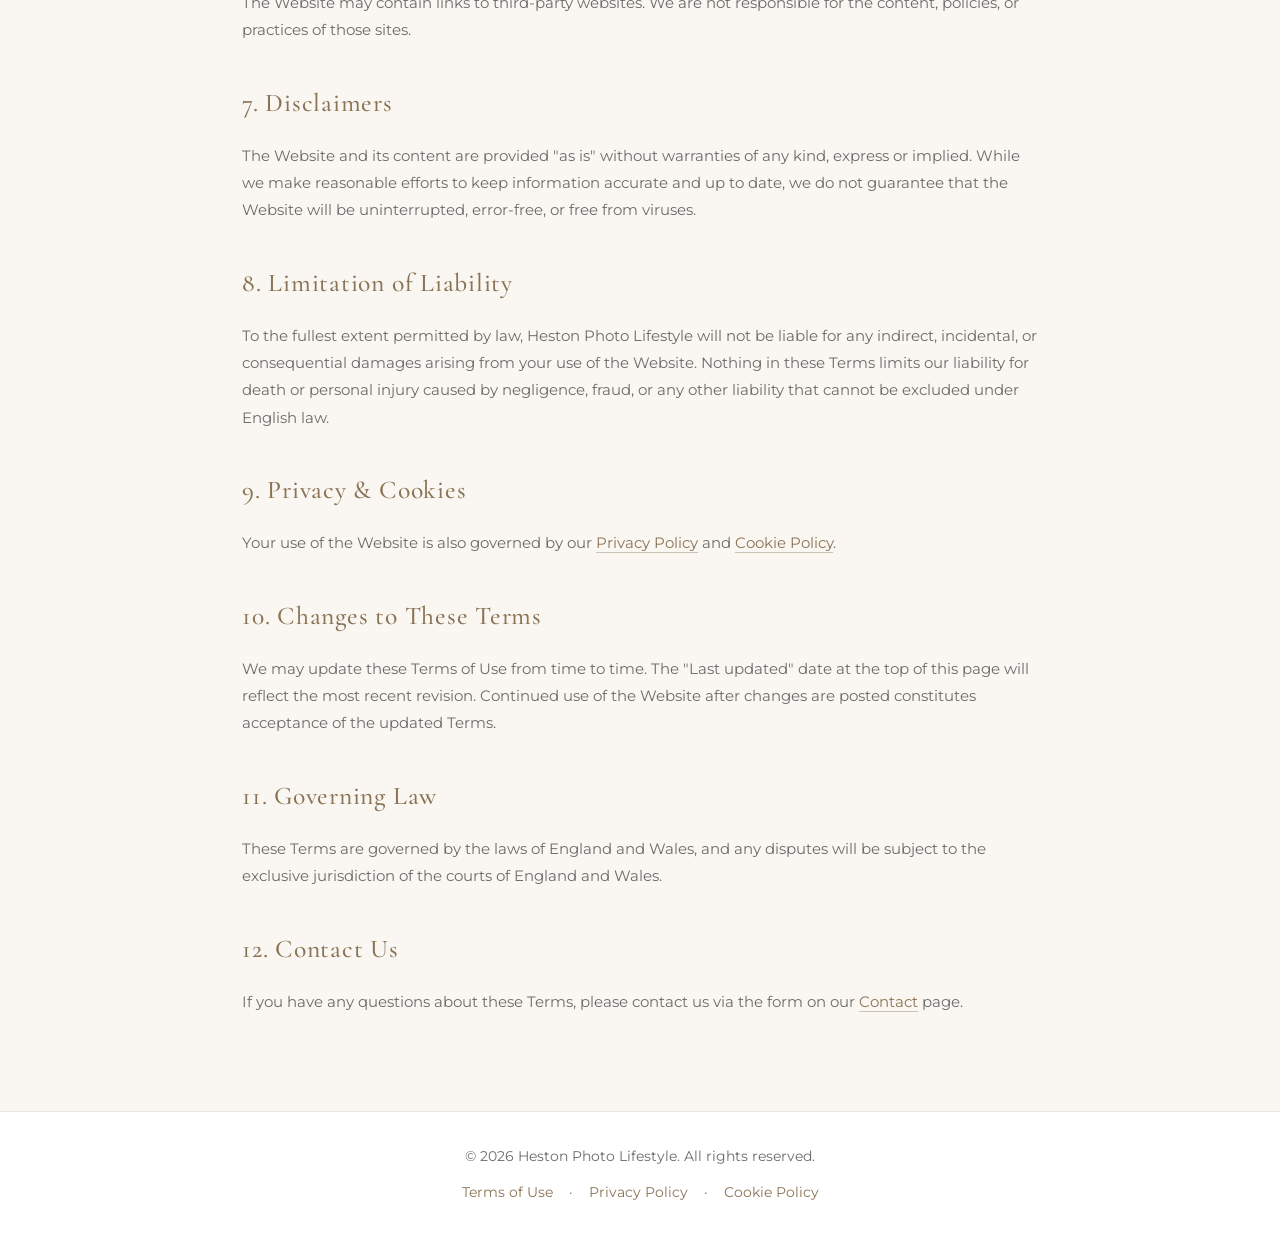
<file: terms.html>
<!DOCTYPE html>
<html lang="en">
<head>
    <meta charset="UTF-8">
    <meta name="viewport" content="width=device-width, initial-scale=1.0">
    <title>Terms of Use | Heston Photo Lifestyle</title>
    <meta name="description" content="Terms of Use for Heston Photo Lifestyle — the rules and conditions that apply when you use our website and commercial photography services.">
    <meta name="robots" content="index, follow">
    <link rel="preconnect" href="https://fonts.googleapis.com">
    <link rel="preconnect" href="https://fonts.gstatic.com" crossorigin>
    <link href="https://fonts.googleapis.com/css2?family=Cormorant+Garamond:wght@300;400;500;600;700&family=Montserrat:wght@300;400;500;600&display=swap" rel="stylesheet">
    <style>
        * { margin:0; padding:0; box-sizing:border-box; }
        :root { --gold:#C9A87C; --gold-dark:#8B7355; --cream:#FAF7F2; --charcoal:#2C2C2C; --white:#FFFFFF; --text-dark:#1A1A1A; --text-light:#6B6B6B; }
        body { font-family:'Montserrat',sans-serif; background:var(--cream); color:var(--text-dark); line-height:1.8; font-size:16px; }
        .legal-header { padding:3rem 2rem 2rem; text-align:center; border-bottom:1px solid rgba(139,115,85,0.2); background:var(--white); }
        .legal-header a.brand { font-family:'Cormorant Garamond',serif; color:var(--gold-dark); text-decoration:none; font-size:1.5rem; letter-spacing:0.15em; text-transform:uppercase; }
        .legal-header h1 { font-family:'Cormorant Garamond',serif; color:var(--charcoal); font-size:clamp(2rem,4vw,3rem); font-weight:400; margin-top:1rem; letter-spacing:0.05em; }
        .legal-header h1 span { color:var(--gold-dark); }
        .legal-header .updated { margin-top:0.5rem; color:var(--text-light); font-size:0.85rem; }
        .legal-container { max-width:860px; margin:0 auto; padding:3rem 2rem 5rem; }
        .legal-container h2 { font-family:'Cormorant Garamond',serif; color:var(--gold-dark); font-size:1.6rem; font-weight:500; margin:2.25rem 0 1rem; letter-spacing:0.03em; }
        .legal-container h3 { color:var(--charcoal); font-size:1.05rem; font-weight:600; margin:1.5rem 0 0.5rem; }
        .legal-container p, .legal-container li { color:var(--text-light); font-size:0.95rem; margin-bottom:1rem; }
        .legal-container ul, .legal-container ol { padding-left:1.5rem; margin-bottom:1rem; }
        .legal-container li { margin-bottom:0.5rem; }
        .legal-container a { color:var(--gold-dark); text-decoration:none; border-bottom:1px solid rgba(139,115,85,0.4); }
        .legal-container a:hover { color:var(--charcoal); }
        .legal-footer { text-align:center; padding:2rem; border-top:1px solid rgba(139,115,85,0.2); color:var(--text-light); font-size:0.85rem; background:var(--white); }
        .legal-footer a { color:var(--gold-dark); text-decoration:none; margin:0 0.75rem; }
        .back-link { display:inline-block; margin-bottom:1.5rem; color:var(--gold-dark); text-decoration:none; font-size:0.85rem; letter-spacing:0.1em; text-transform:uppercase; }
    </style>
</head>
<body>
    <header class="legal-header">
        <a href="/" class="brand">Heston Photo <span style="color:var(--gold-dark);">Lifestyle</span></a>
        <h1>Terms of <span>Use</span></h1>
        <p class="updated">Last updated: 9 May 2026</p>
    </header>

    <main class="legal-container">
        <a href="/" class="back-link">← Back to Home</a>

        <p>Welcome to Heston Photo Lifestyle ("we", "us", "our"). By accessing or using <strong>hestonphotolifestyle.com</strong> (the "Website") and any related commercial photography services, you ("you", "the user", "the client") agree to be bound by the following Terms of Use. If you do not agree, please do not use the Website.</p>

        <h2>1. About Us</h2>
        <p>Heston Photo Lifestyle is a UK-based commercial photography studio specialising in headshots, product, food, property, school, sports, family, and event photography. Enquiries can be sent through the contact form on the Website or by email.</p>

        <h2>2. Use of the Website</h2>
        <p>You agree to use the Website only for lawful purposes and in a way that does not infringe the rights of, restrict, or inhibit anyone else's use. Prohibited behaviour includes:</p>
        <ul>
            <li>Harassing, abusive, or otherwise objectionable conduct.</li>
            <li>Attempting to gain unauthorised access to our servers, accounts, or systems.</li>
            <li>Uploading or transmitting malware, viruses, or harmful code.</li>
            <li>Scraping, crawling, or systematic extraction of content without written consent.</li>
        </ul>

        <h2>3. Intellectual Property</h2>
        <p>All photographs, videos, written content, design, and graphics on the Website are the property of Heston Photo Lifestyle (or licensed to us) and are protected by UK and international copyright laws. You may not reproduce, redistribute, modify, or use any of our content for commercial purposes without our prior written consent.</p>

        <h2>4. Bookings, Quotes & Enquiries</h2>
        <p>Quotes provided through the Website or via email are indicative until a formal booking contract is signed and any required deposit received. The full terms governing photography services (deliverables, usage rights, cancellation, etc.) will be set out in a separate Service Agreement at the time of booking.</p>

        <h2>5. User-Submitted Information</h2>
        <p>When you submit an enquiry, you confirm that the information provided is accurate and that you are authorised to share it. We use this information solely to respond to your enquiry, as described in our <a href="/privacy.html">Privacy Policy</a>.</p>

        <h2>6. Third-Party Links</h2>
        <p>The Website may contain links to third-party websites. We are not responsible for the content, policies, or practices of those sites.</p>

        <h2>7. Disclaimers</h2>
        <p>The Website and its content are provided "as is" without warranties of any kind, express or implied. While we make reasonable efforts to keep information accurate and up to date, we do not guarantee that the Website will be uninterrupted, error-free, or free from viruses.</p>

        <h2>8. Limitation of Liability</h2>
        <p>To the fullest extent permitted by law, Heston Photo Lifestyle will not be liable for any indirect, incidental, or consequential damages arising from your use of the Website. Nothing in these Terms limits our liability for death or personal injury caused by negligence, fraud, or any other liability that cannot be excluded under English law.</p>

        <h2>9. Privacy & Cookies</h2>
        <p>Your use of the Website is also governed by our <a href="/privacy.html">Privacy Policy</a> and <a href="/cookies.html">Cookie Policy</a>.</p>

        <h2>10. Changes to These Terms</h2>
        <p>We may update these Terms of Use from time to time. The "Last updated" date at the top of this page will reflect the most recent revision. Continued use of the Website after changes are posted constitutes acceptance of the updated Terms.</p>

        <h2>11. Governing Law</h2>
        <p>These Terms are governed by the laws of England and Wales, and any disputes will be subject to the exclusive jurisdiction of the courts of England and Wales.</p>

        <h2>12. Contact Us</h2>
        <p>If you have any questions about these Terms, please contact us via the form on our <a href="/#contact">Contact</a> page.</p>
    </main>

    <footer class="legal-footer">
        <p>© 2026 Heston Photo Lifestyle. All rights reserved.</p>
        <p style="margin-top:0.75rem;">
            <a href="/terms.html">Terms of Use</a> ·
            <a href="/privacy.html">Privacy Policy</a> ·
            <a href="/cookies.html">Cookie Policy</a>
        </p>
    </footer>
</body>
</html>
</file>
